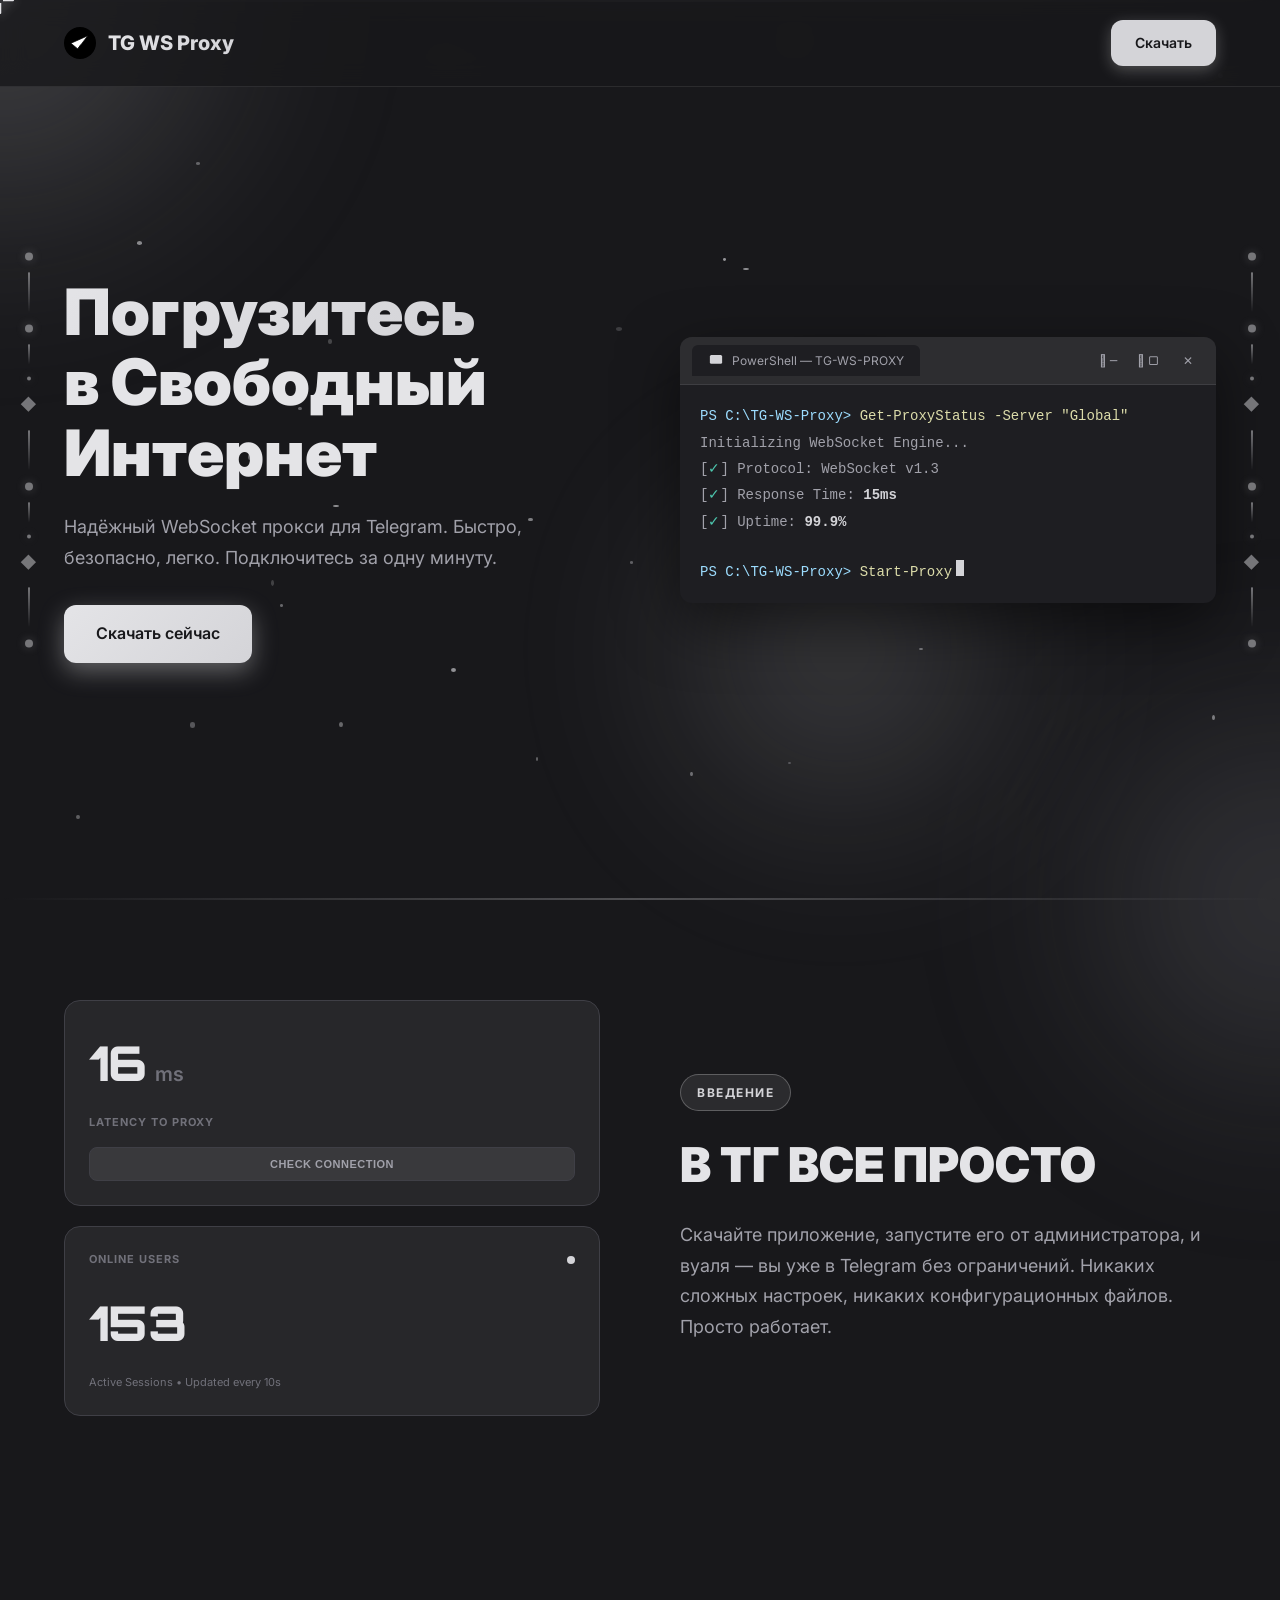
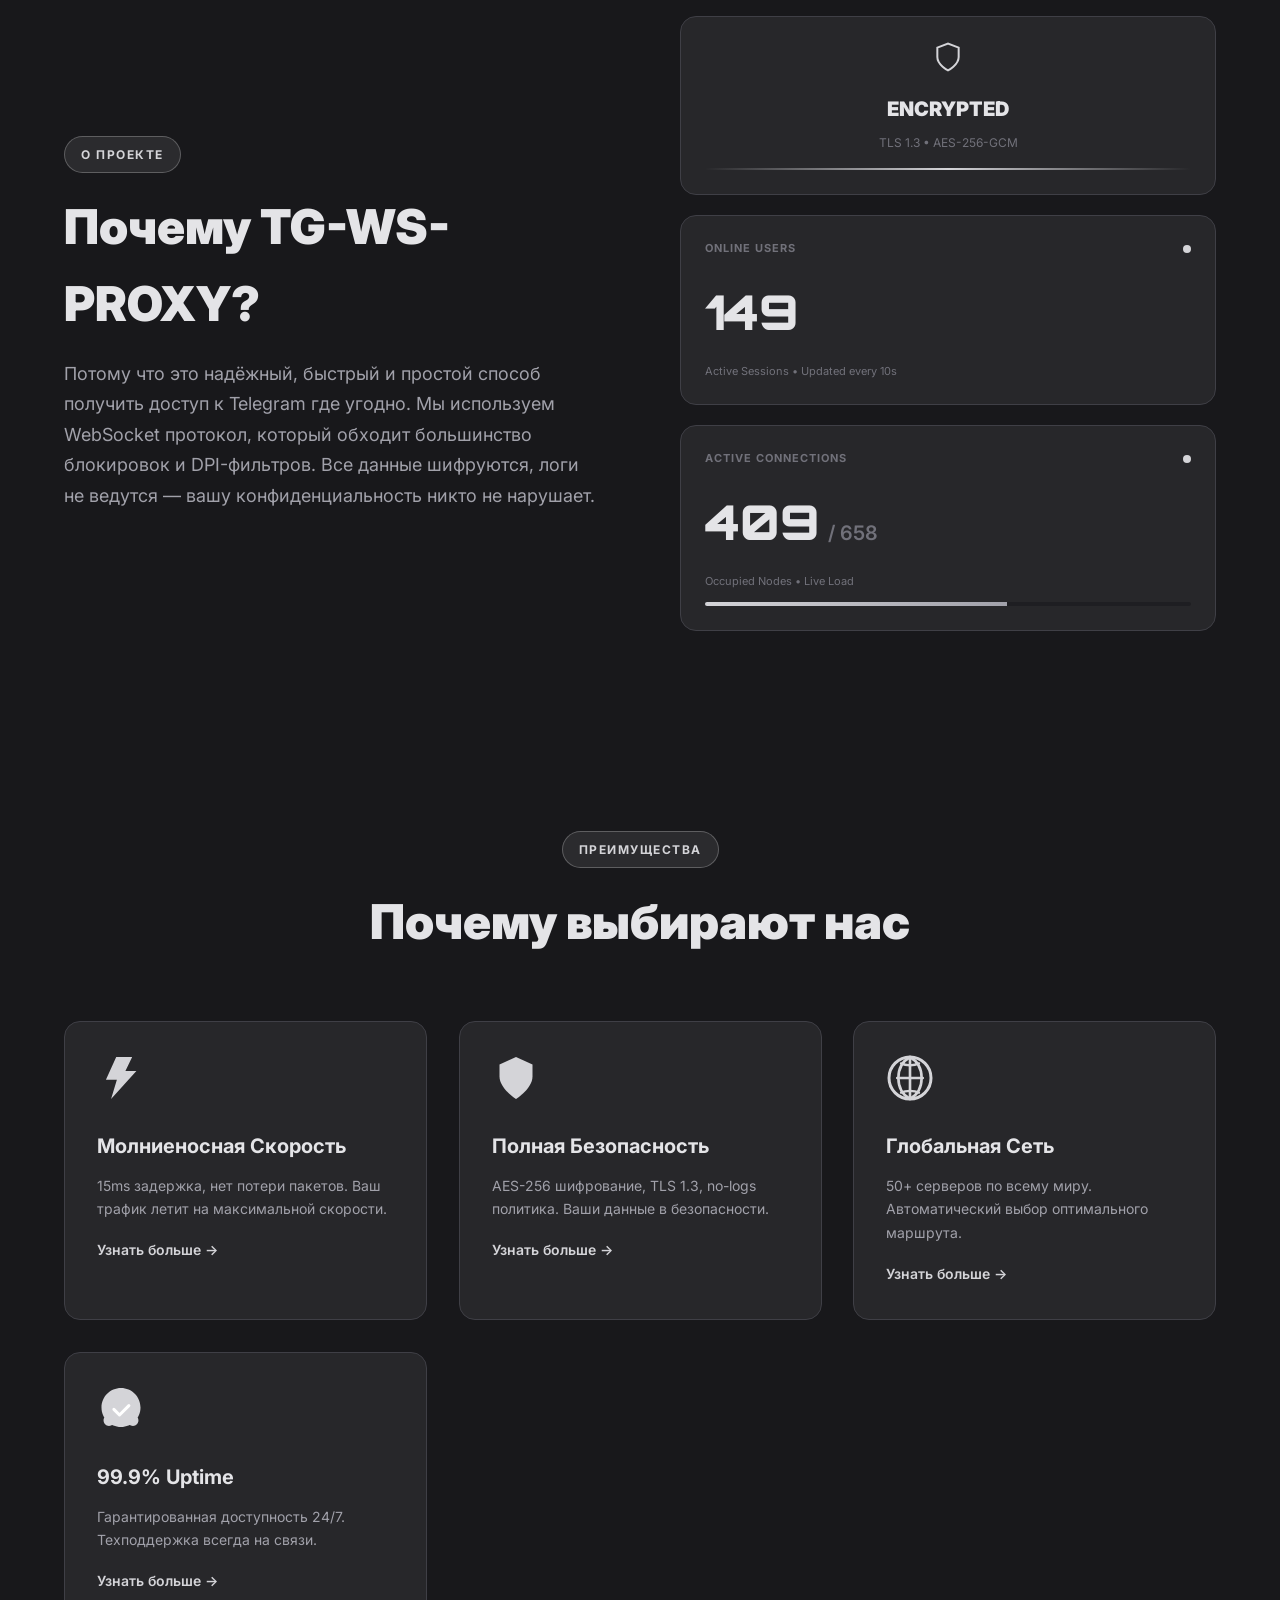
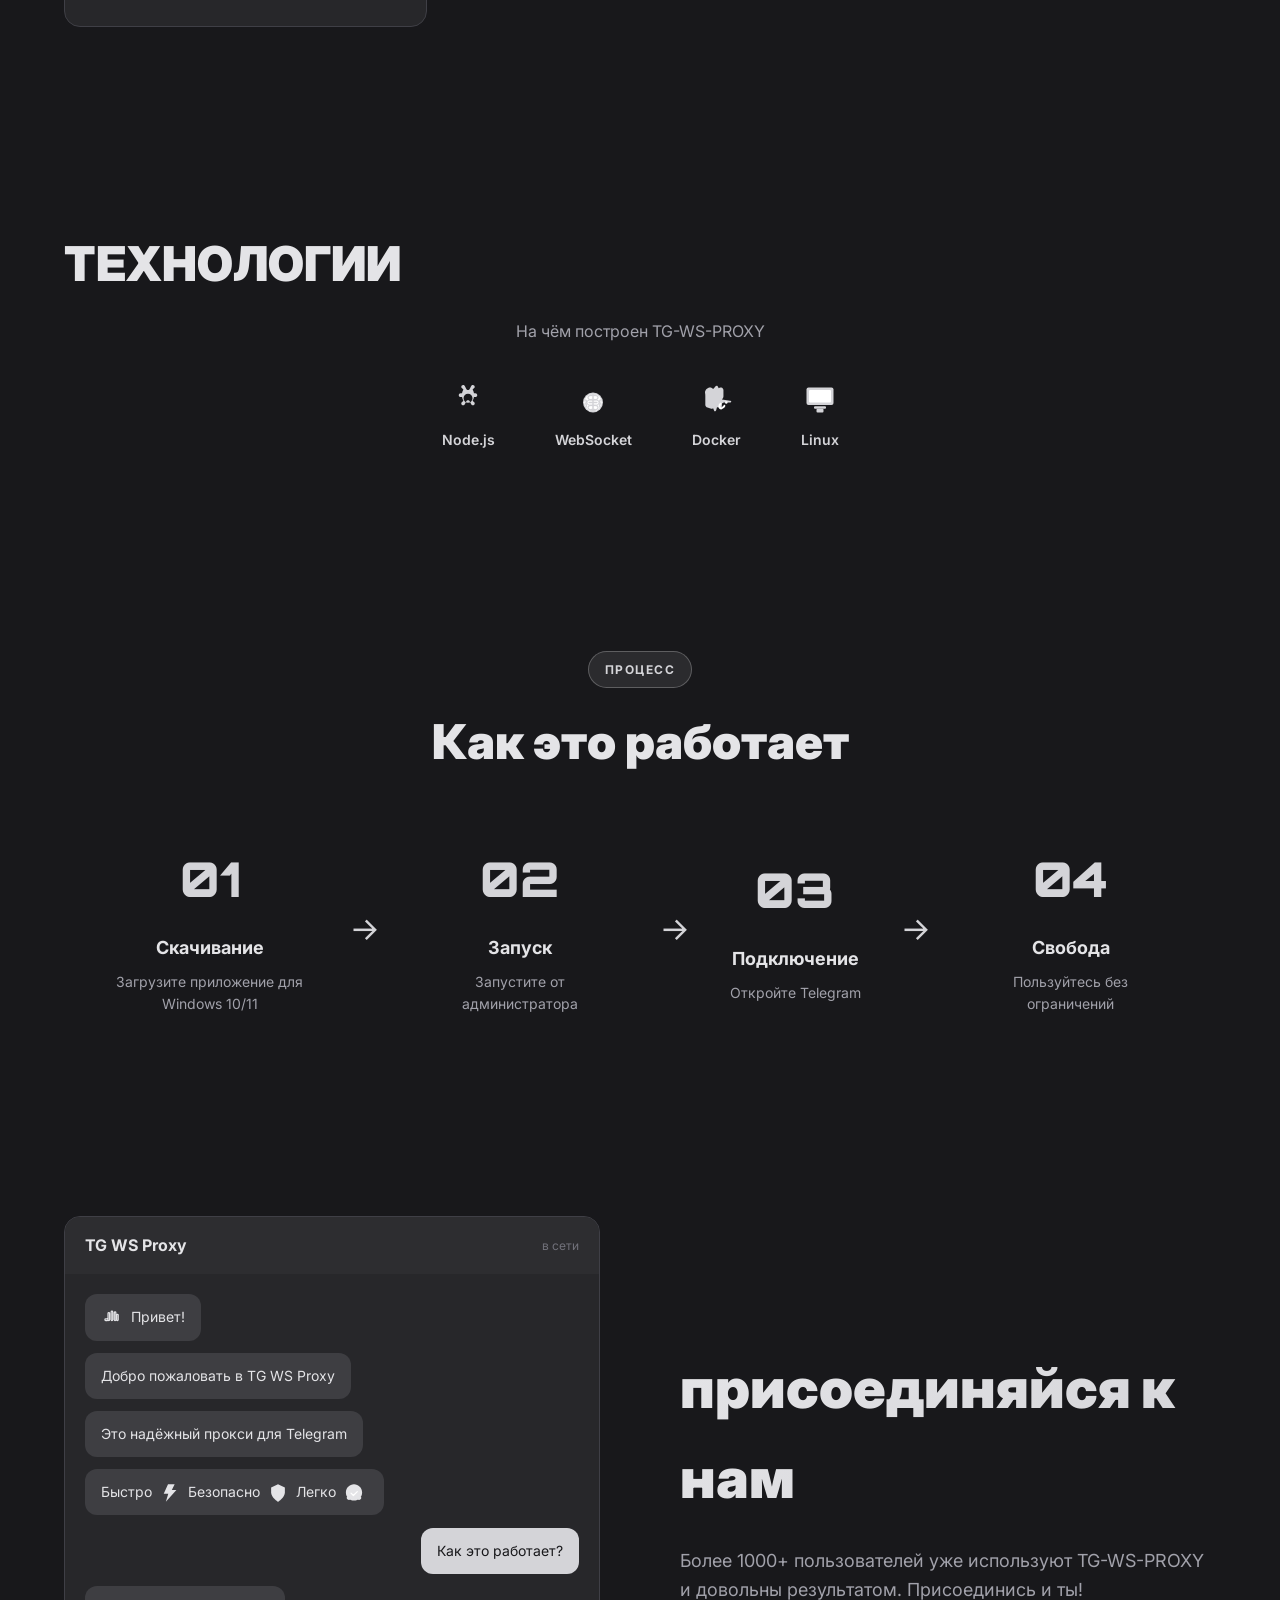
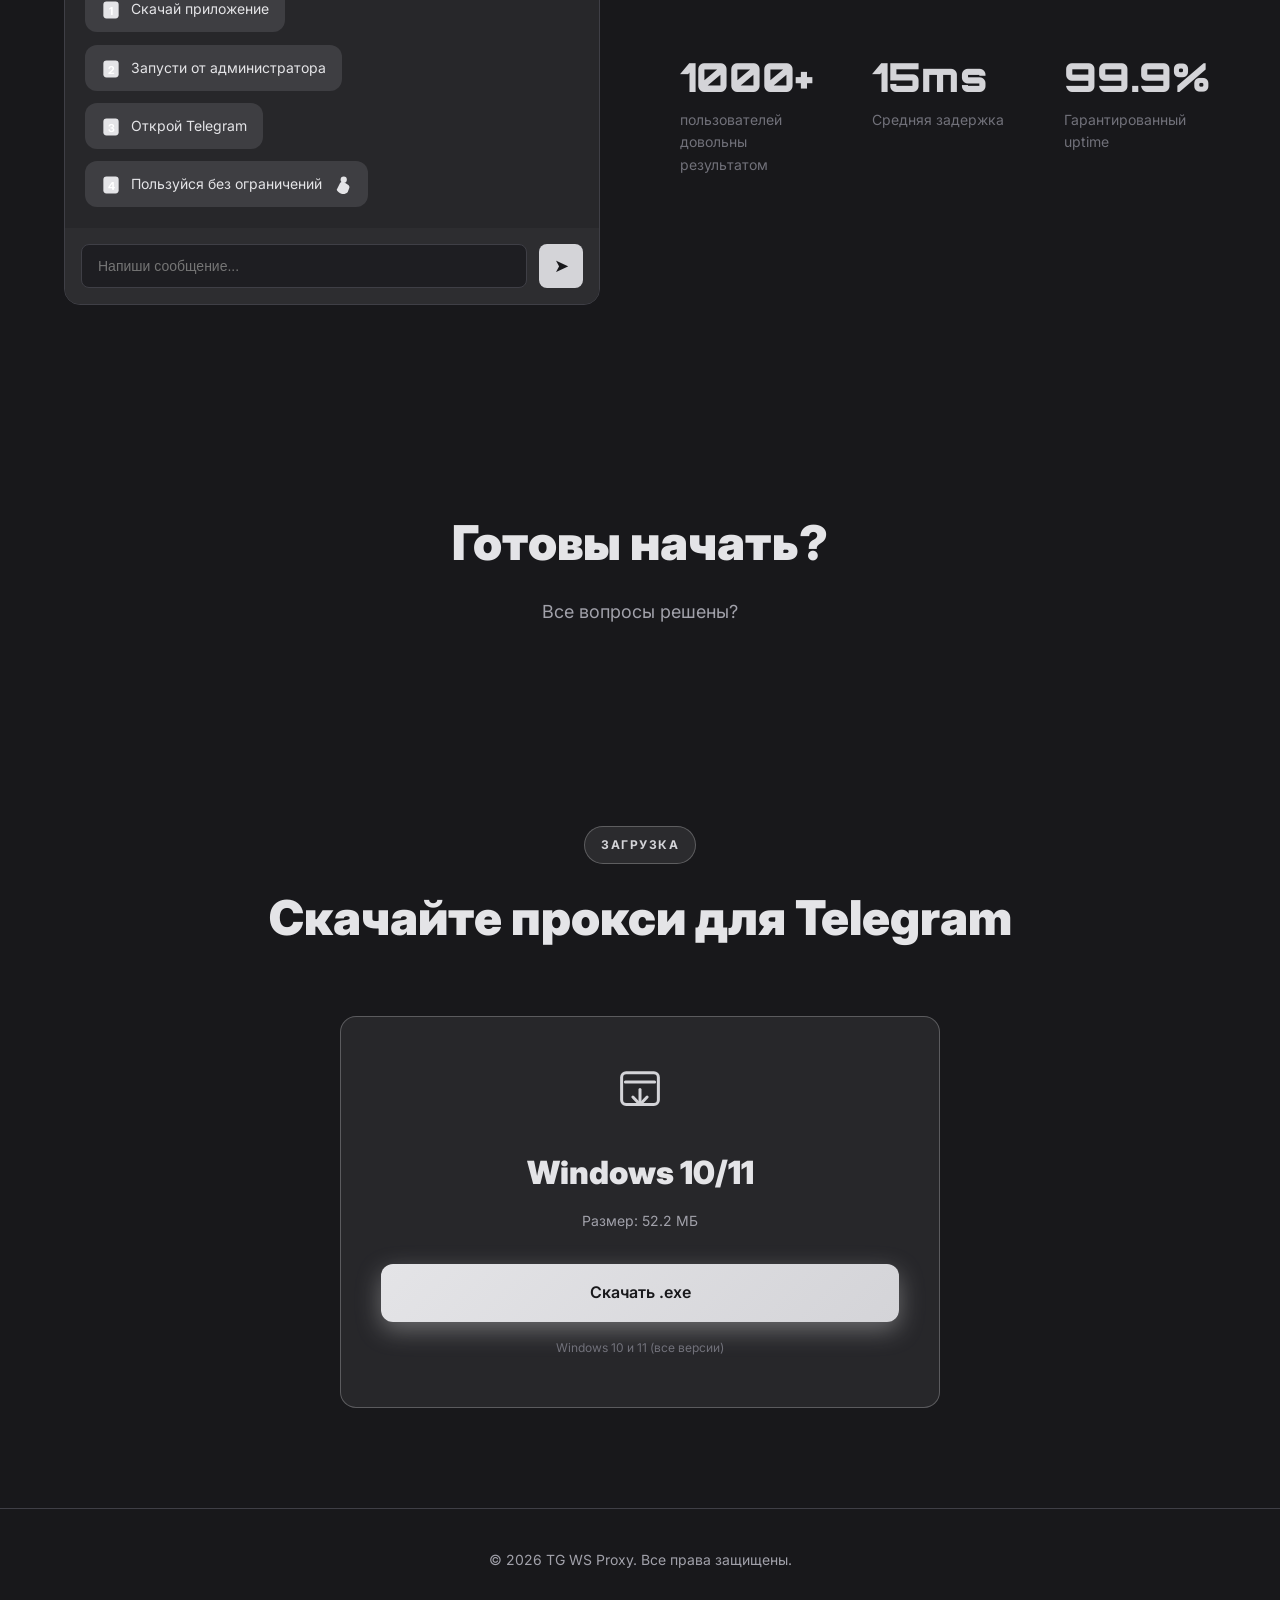
<file: index.html>
<!DOCTYPE html>
<html lang="ru">
<head>
    <meta charset="UTF-8">
    <meta name="viewport" content="width=device-width, initial-scale=1.0">
    <title>TG WS Proxy - Надёжный прокси для Telegram</title>
    <link rel="stylesheet" href="style.css">
    <link rel="preconnect" href="https://fonts.googleapis.com">
    <link rel="preconnect" href="https://fonts.gstatic.com" crossorigin>
    <link href="https://fonts.googleapis.com/css2?family=Inter:wght@300;400;500;600;700;800;900&display=swap" rel="stylesheet">
    <link href="https://fonts.googleapis.com/css2?family=Orbitron:wght@400;700;900&display=swap" rel="stylesheet">
</head>
<body>
    <!-- ФОН СО ЗВЕЗДАМИ -->
    <canvas id="starfield" class="starfield-canvas"></canvas>

    <!-- Custom Cursor -->
    <canvas id="cursor-trail-canvas" class="cursor-trail-canvas"></canvas>
    <div class="cursor-cross"><span></span><span></span></div>

    <!-- БОКОВЫЕ ДЕКОРАТИВНЫЕ ЭЛЕМЕНТЫ -->
    <div class="side-decoration side-left">
        <div class="decoration-dot"></div>
        <div class="decoration-line"></div>
        <div class="decoration-dot"></div>
        <div class="decoration-line short"></div>
        <div class="decoration-dot small"></div>
        <div class="decoration-floating">◆</div>
        <div class="decoration-line"></div>
        <div class="decoration-dot"></div>
        <div class="decoration-line short"></div>
        <div class="decoration-dot small"></div>
        <div class="decoration-floating">◆</div>
        <div class="decoration-line"></div>
        <div class="decoration-dot"></div>
    </div>
    <div class="side-decoration side-right">
        <div class="decoration-dot"></div>
        <div class="decoration-line"></div>
        <div class="decoration-dot"></div>
        <div class="decoration-line short"></div>
        <div class="decoration-dot small"></div>
        <div class="decoration-floating">◆</div>
        <div class="decoration-line"></div>
        <div class="decoration-dot"></div>
        <div class="decoration-line short"></div>
        <div class="decoration-dot small"></div>
        <div class="decoration-floating">◆</div>
        <div class="decoration-line"></div>
        <div class="decoration-dot"></div>
    </div>

    <!-- TOP & BOTTOM BARS -->
    <div class="top-bar"></div>
    <div class="bottom-bar"></div>

    <!-- Animated Background -->
    <div class="bg-animation">
        <div class="gradient-orb orb-1"></div>
        <div class="gradient-orb orb-2"></div>
        <div class="gradient-orb orb-3"></div>
        <div class="animated-particles"></div>
    </div>

    <!-- Header -->
    <header class="header">
        <nav class="nav container">
            <div class="logo">
                <svg xmlns="http://www.w3.org/2000/svg" viewBox="0 0 512 512" width="32" height="32" class="logo-emoji">
                  <circle cx="256" cy="256" r="256" fill="#000000"/>
                  <path d="M 220 350 L 110 260 L 380 140 L 220 350 Z M 220 350 L 270 280" fill="#ffffff" stroke="#000000" stroke-width="12" stroke-linejoin="round"/>
                </svg>
                <span class="logo-text">TG WS Proxy</span>
            </div>
            <div class="nav-buttons">
                <a href="#download" class="btn btn-primary">Скачать</a>
            </div>
        </nav>
    </header>

    <!-- HERO SECTION -->
    <section class="hero">
        <div class="container hero-container">
            <div class="hero-content">
                <h1 class="hero-title">
                    <span class="gradient-text">Погрузитесь</span><br>
                    в Свободный<br>
                    Интернет
                </h1>
                
                <p class="hero-description">
                    Надёжный WebSocket прокси для Telegram. Быстро, безопасно, легко. 
                    Подключитесь за одну минуту.
                </p>
                
                <div class="hero-buttons">
                    <a href="#download" class="btn btn-premium">Скачать сейчас</a>
                </div>
            </div>

            <!-- Hero Visual - Windows Terminal -->
            <div class="hero-visual">
                <div class="win-terminal-container">
                    <!-- Windows Title Bar -->
                    <div class="win-terminal-header">
                        <div class="win-terminal-tabs">
                            <div class="win-tab">
                                <span class="win-tab-icon"></span>
                                PowerShell — TG-WS-PROXY
                            </div>
                        </div>
                        <div class="win-controls">
                            <div class="win-btn">&#xE921; ─ </div>
                            <div class="win-btn">&#xE922; ▢ </div>
                            <div class="win-btn win-btn-close">✕</div>
                        </div>
                    </div>
                    <!-- Terminal Content Area -->
                    <div class="win-terminal-body">
                        <div>
                            <span class="win-prompt">PS C:\TG-WS-Proxy&gt;</span> 
                            <span class="win-command">Get-ProxyStatus -Server "Global"</span>
                        </div>
                        <div class="win-output-line">Initializing WebSocket Engine...</div>
                        <div class="win-output-line">[<span class="win-success">✓</span>] Protocol: WebSocket v1.3</div>
                        <div class="win-output-line">[<span class="win-success">✓</span>] Response Time: <span class="win-highlight">15ms</span></div>
                        <div class="win-output-line">[<span class="win-success">✓</span>] Uptime: <span class="win-highlight">99.9%</span></div>
                        <br>
                        <div>
                            <span class="win-prompt">PS C:\TG-WS-Proxy&gt;</span> 
                            <span id="win-typewriter" class="win-command"></span><span class="win-cursor"></span>
                        </div>
                    </div>
                </div>
            </div>
        </div>
    </section>

    <!-- INTRODUCTION SECTION -->
    <section class="introduction" id="features">
        <div class="container intro-grid">
            <div class="intro-image">
                <div class="widgets-container">
                    <div class="widget-card ping-widget">
                        <div class="big-value-row">
                            <span class="big-value" id="w-ping">--</span>
                            <span class="unit">ms</span>
                        </div>
                        <div class="widget-label">LATENCY TO PROXY</div>
                        <button class="action-btn" id="btn-ping-intro" onclick="WIDGETS.triggerSync()">CHECK CONNECTION</button>
                    </div>

                    <div class="widget-card users-widget">
                        <div class="widget-header">
                            <span class="header-label">ONLINE USERS</span>
                            <span class="pulse-dot"></span>
                        </div>
                        <div class="big-value" id="w-users">--</div>
                        <div class="widget-footer">Active Sessions • Updated every 10s</div>
                    </div>
                </div>
            </div>
            <div class="intro-content">
                <div class="section-badge">ВВЕДЕНИЕ</div>
                <h2 class="section-title">В ТГ ВСЕ ПРОСТО</h2>
                <p class="section-text">
                    Скачайте приложение, запустите его от администратора, и вуаля — 
                    вы уже в Telegram без ограничений. Никаких сложных настроек, 
                    никаких конфигурационных файлов. Просто работает.
                </p>
            </div>
        </div>
    </section>

    <!-- ABOUT SECTION -->
    <section class="about" id="why">
        <div class="container about-grid">
            <div class="about-content">
                <div class="section-badge">О ПРОЕКТЕ</div>
                <h2 class="section-title">Почему TG-WS-PROXY?</h2>
                <p class="section-text">
                    Потому что это надёжный, быстрый и простой способ получить доступ к Telegram 
                    где угодно. Мы используем WebSocket протокол, который обходит большинство 
                    блокировок и DPI-фильтров. Все данные шифруются, логи не ведутся — 
                    вашу конфиденциальность никто не нарушает.
                </p>
            </div>
            <div class="about-image">
                <div class="widgets-container">
                    <!-- 1. Статус шифрования -->
                    <div class="widget-card static-widget">
                        <div class="shield-icon">
                            <svg viewBox="0 0 24 24" fill="none" stroke="currentColor" stroke-width="1.5" width="32" height="32">
                                <path d="M12 22s8-4 8-10V5l-8-3-8 3v7c0 6 8 10 8 10z"/>
                            </svg>
                        </div>
                        <div class="static-title">ENCRYPTED</div>
                        <div class="static-desc">TLS 1.3 • AES-256-GCM</div>
                        <div class="static-line"></div>
                    </div>

                    <!-- 2. Онлайн пользователи -->
                    <div class="widget-card users-widget">
                        <div class="widget-header">
                            <span class="header-label">ONLINE USERS</span>
                            <span class="pulse-dot"></span>
                        </div>
                        <div class="big-value" id="w-users-about">--</div>
                        <div class="widget-footer">Active Sessions • Updated every 10s</div>
                    </div>

                    <!-- 3. Активные подключения (Синхронизирован) -->
                    <div class="widget-card conn-widget">
                        <div class="widget-header">
                            <span class="header-label">ACTIVE CONNECTIONS</span>
                            <span class="status-dot"></span>
                        </div>
                        <div class="big-value-row">
                            <span class="big-value" id="w-slots">--</span>
                            <span class="unit">/ 658</span>
                        </div>
                        <div class="widget-footer">Occupied Nodes • Live Load</div>
                        <div class="capacity-bar"><div class="capacity-fill" id="w-fill"></div></div>
                    </div>
                </div>
            </div>
        </div>
    </section>

    <!-- WHY BUILD SECTION - 4 Cards -->
    <section class="why-section" id="why-choose">
        <div class="container">
            <div class="section-header">
                <div class="section-badge">ПРЕИМУЩЕСТВА</div>
                <h2 class="section-title">Почему выбирают нас</h2>
            </div>

            <div class="features-grid">
                <div class="feature-card">
                    <div class="card-icon">
                        <svg xmlns="http://www.w3.org/2000/svg" viewBox="0 0 512 512" width="48" height="48">
                            <polygon points="375,31 205,31 95,275 212,275 150,481 420,181 303,181" fill="currentColor"/>
                        </svg>
                    </div>
                    <h3>Молниеносная Скорость</h3>
                    <p>15ms задержка, нет потери пакетов. Ваш трафик летит на максимальной скорости.</p>
                    <a href="#" class="card-link">Узнать больше →</a>
                </div>

                <div class="feature-card">
                    <div class="card-icon">
                        <svg xmlns="http://www.w3.org/2000/svg" viewBox="0 0 512 512" width="48" height="48">
                            <path d="M256 32L80 112V240C80 368 256 480 256 480C256 480 432 368 432 240V112L256 32Z" fill="currentColor" stroke="currentColor" stroke-width="0"/>
                        </svg>
                    </div>
                    <h3>Полная Безопасность</h3>
                    <p>AES-256 шифрование, TLS 1.3, no-logs политика. Ваши данные в безопасности.</p>
                    <a href="#" class="card-link">Узнать больше →</a>
                </div>

                <div class="feature-card">
                    <div class="card-icon">
                        <svg xmlns="http://www.w3.org/2000/svg" viewBox="0 0 512 512" width="48" height="48">
                            <circle cx="256" cy="256" r="224" fill="none" stroke="currentColor" stroke-width="32"/>
                            <path d="M256 32C340 80 380 160 380 256C380 352 340 432 256 480C172 432 132 352 132 256C132 160 172 80 256 32Z" fill="none" stroke="currentColor" stroke-width="28" stroke-linejoin="round"/>
                            <path d="M120 256H392M256 40V472" stroke="currentColor" stroke-width="28" stroke-linecap="round"/>
                            <path d="M160 100Q200 120 256 120Q312 120 352 100" fill="none" stroke="currentColor" stroke-width="24" stroke-linecap="round"/>
                            <path d="M160 412Q200 392 256 392Q312 392 352 412" fill="none" stroke="currentColor" stroke-width="24" stroke-linecap="round"/>
                        </svg>
                    </div>
                    <h3>Глобальная Сеть</h3>
                    <p>50+ серверов по всему миру. Автоматический выбор оптимального маршрута.</p>
                    <a href="#" class="card-link">Узнать больше →</a>
                </div>

                <div class="feature-card">
                    <div class="card-icon">
                        <svg xmlns="http://www.w3.org/2000/svg" viewBox="0 0 512 512" width="48" height="48">
                            <path d="M256 32C141 32 48 125 48 240C48 355 141 448 256 448C371 448 464 355 464 240C464 125 371 32 256 32M256 80C220 80 192 108 192 144C192 180 220 208 256 208C292 208 320 180 320 144C320 108 292 80 256 80M128 320C96 320 70 346 70 378C70 410 96 436 128 436C160 436 186 410 186 378C186 346 160 320 128 320M384 320C352 320 326 346 326 378C326 410 352 436 384 436C416 436 442 410 442 378C442 346 416 320 384 320Z" fill="currentColor"/>
                            <path d="M180 260L240 320L340 220" stroke="white" stroke-width="32" stroke-linecap="round" stroke-linejoin="round" fill="none"/>
                        </svg>
                    </div>
                    <h3>99.9% Uptime</h3>
                    <p>Гарантированная доступность 24/7. Техподдержка всегда на связи.</p>
                    <a href="#" class="card-link">Узнать больше →</a>
                </div>
            </div>
        </div>
    </section>

    <!-- TECHNOLOGIES SECTION -->
    <section class="technologies">
        <div class="container">
            <h2 class="section-title">ТЕХНОЛОГИИ</h2>
            <p class="tech-subtitle">На чём построен TG-WS-PROXY</p>
            
            <div class="tech-slider">
                <div class="tech-item">
                    <svg xmlns="http://www.w3.org/2000/svg" viewBox="0 0 512 512" width="32" height="32">
                        <path d="M256 80C268 80 280 72 285 60L305 20C310 8 322 0 334 0C350 0 364 14 364 30C364 40 358 48 350 52L330 72C340 90 348 110 352 132L374 132C390 132 404 146 404 162C404 178 390 192 374 192L352 192C348 214 340 234 330 252L350 272C358 276 364 284 364 294C364 310 350 324 334 324C322 324 310 316 305 304L285 264C280 252 268 244 256 244C244 244 232 252 227 264L207 304C202 316 190 324 178 324C162 324 148 310 148 294C148 284 154 276 162 272L182 252C172 234 164 214 160 192L138 192C122 192 108 178 108 162C108 146 122 132 138 132L160 132C164 110 172 90 182 72L162 52C154 48 148 40 148 30C148 14 162 0 178 0C190 0 202 8 207 20L227 60C232 72 244 80 256 80M256 140C217 140 185 172 185 212C185 251 217 284 256 284C296 284 328 251 328 212C328 172 296 140 256 140Z" fill="currentColor"/>
                    </svg>
                    <span>Node.js</span>
                </div>
                <div class="tech-item">
                    <svg xmlns="http://www.w3.org/2000/svg" viewBox="0 0 512 512" width="32" height="32">
                        <circle cx="256" cy="280" r="160" fill="currentColor"/>
                        <circle cx="256" cy="280" r="140" fill="white"/>
                        <path d="M256 140V420M196 280H316M220 160Q256 180 292 160M220 400Q256 380 292 400" stroke="currentColor" stroke-width="24" fill="none" stroke-linecap="round"/>
                        <path d="M140 240Q160 260 140 300Q160 320 140 360" stroke="currentColor" stroke-width="24" fill="none" stroke-linecap="round"/>
                        <path d="M372 240Q352 260 372 300Q352 320 372 360" stroke="currentColor" stroke-width="24" fill="none" stroke-linecap="round"/>
                        <ellipse cx="256" cy="200" rx="80" ry="40" fill="none" stroke="currentColor" stroke-width="20"/>
                        <ellipse cx="256" cy="280" rx="100" ry="50" fill="none" stroke="currentColor" stroke-width="20"/>
                        <ellipse cx="256" cy="360" rx="80" ry="40" fill="none" stroke="currentColor" stroke-width="20"/>
                    </svg>
                    <span>WebSocket</span>
                </div>
                <div class="tech-item">
                    <svg xmlns="http://www.w3.org/2000/svg" viewBox="0 0 512 512" width="32" height="32">
                        <path d="M80 120C80 80 120 40 160 40C180 40 200 50 210 65L240 30C250 15 265 10 280 15L300 50C310 40 325 35 340 40C360 45 375 60 375 80L375 180C375 200 365 220 350 230L480 250C490 250 500 255 500 265C500 275 490 280 480 280L380 280C370 285 360 290 350 295L350 340C350 360 340 375 325 380L300 360C290 355 280 355 270 360L260 400C255 415 245 425 230 420L210 370C200 375 190 380 180 380L120 360C100 355 85 340 85 320L85 180C85 160 85 140 80 120Z" fill="currentColor"/>
                        <circle cx="420" cy="280" r="20" fill="white"/>
                        <path d="M330 300C320 310 310 320 310 340C310 360 325 375 340 375L380 350C385 345 390 340 390 330" fill="none" stroke="white" stroke-width="30" stroke-linecap="round" stroke-linejoin="round"/>
                    </svg>
                    <span>Docker</span>
                </div>
                <div class="tech-item">
                    <svg xmlns="http://www.w3.org/2000/svg" viewBox="0 0 512 512" width="32" height="32">
                        <rect x="40" y="40" width="432" height="280" rx="32" fill="currentColor"/>
                        <rect x="80" y="80" width="352" height="200" rx="16" fill="white"/>
                        <rect x="160" y="340" width="192" height="40" rx="16" fill="currentColor"/>
                        <rect x="200" y="380" width="112" height="60" rx="16" fill="currentColor"/>
                    </svg>
                    <span>Linux</span>
                </div>
            </div>
        </div>
    </section>

    <!-- HOW WE BUILD SECTION - 4 Steps -->
    <section class="how-section" id="how">
        <div class="container">
            <div class="section-header">
                <div class="section-badge">ПРОЦЕСС</div>
                <h2 class="section-title">Как это работает</h2>
            </div>

            <div class="process-steps">
                <div class="step">
                    <div class="step-number">01</div>
                    <h3>Скачивание</h3>
                    <p>Загрузите приложение для Windows 10/11</p>
                </div>

                <div class="step-arrow">→</div>

                <div class="step">
                    <div class="step-number">02</div>
                    <h3>Запуск</h3>
                    <p>Запустите от администратора</p>
                </div>

                <div class="step-arrow">→</div>

                <div class="step">
                    <div class="step-number">03</div>
                    <h3>Подключение</h3>
                    <p>Откройте Telegram</p>
                </div>

                <div class="step-arrow">→</div>

                <div class="step">
                    <div class="step-number">04</div>
                    <h3>Свобода</h3>
                    <p>Пользуйтесь без ограничений</p>
                </div>
            </div>
        </div>
    </section>

    <!-- TELEGRAM STYLE CTA SECTION -->
    <section class="telegram-cta">
        <div class="container telegram-cta-container">
            <div class="telegram-window">
                <div class="telegram-header">
                    <div class="header-title">TG WS Proxy</div>
                    <div class="header-status">в сети</div>
                </div>
                <div class="telegram-chat">
                    <div class="message message-in">
                        <span><svg xmlns="http://www.w3.org/2000/svg" viewBox="0 0 512 512" width="20" height="20" style="display: inline-block; vertical-align: middle; margin-right: 6px;">
                            <path d="M120 280C110 280 100 290 100 300C100 310 110 320 120 320L160 320C170 320 180 310 180 300C180 290 170 280 160 280L120 280M200 120C190 120 180 130 180 140C180 200 180 240 180 300C180 310 190 320 200 320C210 320 220 310 220 300L220 140C220 130 210 120 200 120M280 80C270 80 260 90 260 100C260 200 260 240 260 300C260 310 270 320 280 320C290 320 300 310 300 300L300 100C300 90 290 80 280 80M360 100C350 100 340 110 340 120C340 200 340 240 340 300C340 310 350 320 360 320C370 320 380 310 380 300L380 120C380 110 370 100 360 100M420 160C410 160 400 170 400 180C400 220 400 240 400 300C400 310 410 320 420 320C430 320 440 310 440 300L440 180C440 170 430 160 420 160" fill="none" stroke="currentColor" stroke-width="32" stroke-linecap="round" stroke-linejoin="round"/>
                        </svg> Привет!</span>
                    </div>
                    <div class="message message-in animate-msg-1">
                        <span>Добро пожаловать в TG WS Proxy</span>
                    </div>
                    <div class="message message-in animate-msg-2">
                        <span>Это надёжный прокси для Telegram</span>
                    </div>
                    <div class="message message-in animate-msg-3">
                        <span>Быстро <svg xmlns="http://www.w3.org/2000/svg" viewBox="0 0 512 512" width="20" height="20" style="display: inline-block; vertical-align: middle; margin: 0 4px;">
                            <polygon points="375,31 205,31 95,275 212,275 150,481 420,181 303,181" fill="currentColor"/>
                        </svg> Безопасно <svg xmlns="http://www.w3.org/2000/svg" viewBox="0 0 512 512" width="20" height="20" style="display: inline-block; vertical-align: middle; margin: 0 4px;">
                            <path d="M256 32L80 112V240C80 368 256 480 256 480C256 480 432 368 432 240V112L256 32Z" fill="currentColor" stroke="currentColor" stroke-width="0"/>
                        </svg> Легко <svg xmlns="http://www.w3.org/2000/svg" viewBox="0 0 512 512" width="20" height="20" style="display: inline-block; vertical-align: middle; margin: 0 4px;">
                            <path d="M256 32C141 32 48 125 48 240C48 355 141 448 256 448C371 448 464 355 464 240C464 125 371 32 256 32M256 80C220 80 192 108 192 144C192 180 220 208 256 208C292 208 320 180 320 144C320 108 292 80 256 80M128 320C96 320 70 346 70 378C70 410 96 436 128 436C160 436 186 410 186 378C186 346 160 320 128 320M384 320C352 320 326 346 326 378C326 410 352 436 384 436C416 436 442 410 442 378C442 346 416 320 384 320Z" fill="currentColor"/>
                            <path d="M180 260L240 320L340 220" stroke="white" stroke-width="32" stroke-linecap="round" stroke-linejoin="round" fill="none"/>
                        </svg></span>
                    </div>
                    <div class="message message-out animate-msg-4">
                        <span>Как это работает?</span>
                    </div>
                    <div class="message message-in animate-msg-5">
                        <span><svg xmlns="http://www.w3.org/2000/svg" viewBox="0 0 512 512" width="20" height="20" style="display: inline-block; vertical-align: middle; margin-right: 6px;">
                            <rect x="60" y="40" width="392" height="432" rx="80" fill="currentColor"/>
                            <text x="256" y="380" font-size="280" font-weight="bold" text-anchor="middle" fill="white">1</text>
                        </svg> Скачай приложение</span>
                    </div>
                    <div class="message message-in animate-msg-6">
                        <span><svg xmlns="http://www.w3.org/2000/svg" viewBox="0 0 512 512" width="20" height="20" style="display: inline-block; vertical-align: middle; margin-right: 6px;">
                            <rect x="60" y="40" width="392" height="432" rx="80" fill="currentColor"/>
                            <text x="256" y="380" font-size="280" font-weight="bold" text-anchor="middle" fill="white">2</text>
                        </svg> Запусти от администратора</span>
                    </div>
                    <div class="message message-in animate-msg-7">
                        <span><svg xmlns="http://www.w3.org/2000/svg" viewBox="0 0 512 512" width="20" height="20" style="display: inline-block; vertical-align: middle; margin-right: 6px;">
                            <rect x="60" y="40" width="392" height="432" rx="80" fill="currentColor"/>
                            <text x="256" y="380" font-size="280" font-weight="bold" text-anchor="middle" fill="white">3</text>
                        </svg> Открой Telegram</span>
                    </div>
                    <div class="message message-in animate-msg-8">
                        <span><svg xmlns="http://www.w3.org/2000/svg" viewBox="0 0 512 512" width="20" height="20" style="display: inline-block; vertical-align: middle; margin-right: 6px;">
                            <rect x="60" y="40" width="392" height="432" rx="80" fill="currentColor"/>
                            <text x="256" y="380" font-size="280" font-weight="bold" text-anchor="middle" fill="white">4</text>
                        </svg> Пользуйся без ограничений <svg xmlns="http://www.w3.org/2000/svg" viewBox="0 0 512 512" width="20" height="20" style="display: inline-block; vertical-align: middle; margin-left: 6px;">
                            <path d="M120 380C140 420 180 460 240 480C300 500 360 480 400 440L440 340C460 300 440 260 400 240L300 180C260 160 220 180 200 220L120 380Z" fill="currentColor"/>
                            <circle cx="300" cy="120" r="80" fill="currentColor"/>
                        </svg></span>
                    </div>
                </div>
                <div class="telegram-input">
                    <input type="text" placeholder="Напиши сообщение...">
                    <button class="send-btn">➤</button>
                </div>
            </div>

            <div class="cta-content">
                <h2 class="cta-main-title">
                    <span class="gradient-text-large">присоединяйся к нам</span>
                </h2>
                <p class="cta-description">
                    Более 1000+ пользователей уже используют TG-WS-PROXY и довольны результатом.
                    Присоединись и ты!
                </p>
                <div class="cta-stats">
                    <div class="stat">
                        <div class="stat-number">1000+</div>
                        <div class="stat-label">пользователей довольны результатом</div>
                    </div>
                    <div class="stat">
                        <div class="stat-number">15ms</div>
                        <div class="stat-label">Средняя задержка</div>
                    </div>
                    <div class="stat">
                        <div class="stat-number">99.9%</div>
                        <div class="stat-label">Гарантированный uptime</div>
                    </div>
                </div>
            </div>
        </div>
    </section>

    <!-- CTA SECTION -->
    <section class="cta">
        <div class="container">
            <h2 class="cta-title">Готовы начать?</h2>
            <p class="cta-subtitle">Все вопросы решены?</p>
        </div>
    </section>

    <!-- Download Section -->
    <section class="download" id="download">
        <div class="container">
            <div class="section-header">
                <div class="section-badge">ЗАГРУЗКА</div>
                <h2 class="section-title">Скачайте прокси для Telegram</h2>
            </div>

            <div class="download-grid">
                <div class="download-card">
                    <div class="download-icon">
                        <svg xmlns="http://www.w3.org/2000/svg" viewBox="0 0 512 512" width="48" height="48">
                            <rect x="60" y="60" width="392" height="340" rx="48" ry="48" fill="none" stroke="currentColor" stroke-width="32"/>
                            <polyline points="256,240 256,400" stroke="currentColor" stroke-width="32" stroke-linecap="round" stroke-linejoin="round" fill="none"/>
                            <polyline points="180,320 256,400 332,320" stroke="currentColor" stroke-width="32" stroke-linecap="round" stroke-linejoin="round" fill="none"/>
                            <line x1="100" y1="160" x2="412" y2="160" stroke="currentColor" stroke-width="32" stroke-linecap="round"/>
                        </svg>
                    </div>
                    <h3>Windows 10/11</h3>
                    <p class="download-size">Размер: 52.2 МБ</p>

                    <a href="https://github.com/tgwsproxy-windows/tgwsproxy-windows.github.io/releases/download/tgwsproxy/TgWsProxy_windows.exe" class="btn btn-premium btn-block">Скачать .exe</a>
                    <p class="download-info">Windows 10 и 11 (все версии)</p>
                </div>
            </div>
        </div>
    </section>

    <!-- Footer -->
    <footer class="footer">
        <div class="container">
            <div class="footer-content">
                <p>&copy; 2026 TG WS Proxy. Все права защищены.</p>
            </div>
        </div>
    </footer>

    <script src="script.js"></script>
</body>
</html>
</file>
<file: style.css>
/* ==================== TG WS PROXY - GRAY THEME ==================== */

:root {
    --bg-primary: #18181B;
    --bg-surface: #27272A;
    --text-primary: #E4E4E7;
    --text-secondary: #A1A1AA;
    --text-muted: #71717A;
    --accent-gray: #D4D4D8;
    --accent-light: #E4E4E7;
    --border-color: #3F3F46;
    --radius-lg: 16px;
}

* {
    margin: 0;
    padding: 0;
    box-sizing: border-box;
}

body {
    font-family: 'Inter', system-ui, sans-serif;
    background: var(--bg-primary);
    color: var(--text-primary);
    line-height: 1.6;
    overflow-x: hidden;
    cursor: none;
}

/* системный курсор скрыт везде, включая кнопки и ссылки */
* {
    cursor: none !important;
}

/* Шлейф-лента за курсором */
.cursor-trail-canvas {
    position: fixed;
    top: 0;
    left: 0;
    width: 100%;
    height: 100%;
    pointer-events: none;
    z-index: 9998;
}

.container {
    max-width: 1200px;
    margin: 0 auto;
    padding: 0 24px;
}

/* ==================== STARFIELD CANVAS ==================== */
.starfield-canvas {
    position: fixed;
    top: 0;
    left: 0;
    width: 100%;
    height: 100%;
    z-index: -2;
    pointer-events: none;
}

/* ==================== ANIMATED BACKGROUND ==================== */
.bg-animation {
    position: fixed;
    top: 0;
    left: 0;
    width: 100%;
    height: 100%;
    z-index: -1;
    pointer-events: none;
}

.gradient-orb {
    position: absolute;
    border-radius: 50%;
    filter: blur(100px);
    opacity: 0.3;
    animation: float-orb 30s ease-in-out infinite;
}

.orb-1 {
    width: 600px;
    height: 600px;
    background: radial-gradient(circle, #D4D4D8 0%, transparent 70%);
    top: -300px;
    left: -300px;
}

.orb-2 {
    width: 500px;
    height: 500px;
    background: radial-gradient(circle, #A1A1AA 0%, transparent 70%);
    bottom: -250px;
    right: -250px;
    animation-delay: -15s;
}

.orb-3 {
    width: 400px;
    height: 400px;
    background: radial-gradient(circle, #E4E4E7 0%, transparent 70%);
    top: 50%;
    left: 50%;
    animation-delay: -7s;
}

@keyframes float-orb {
    0%, 100% { transform: translate(0, 0) scale(1) rotate(0deg); }
    25% { transform: translate(90px, -140px) scale(1.15) rotate(90deg); }
    50% { transform: translate(140px, 90px) scale(0.85) rotate(180deg); }
    75% { transform: translate(-90px, 140px) scale(1.05) rotate(270deg); }
}

/* ==================== SIDE DECORATIONS ==================== */
.side-decoration {
    position: fixed;
    top: 50%;
    transform: translateY(-50%);
    display: flex;
    flex-direction: column;
    align-items: center;
    gap: 12px;
    z-index: 1;
    opacity: 0.5;
}

.side-left {
    left: 20px;
}

.side-right {
    right: 20px;
}

.decoration-dot {
    width: 8px;
    height: 8px;
    border-radius: 50%;
    background: var(--accent-gray);
    box-shadow: 0 0 10px rgba(212, 212, 216, 0.5);
}

.decoration-dot.small {
    width: 4px;
    height: 4px;
}

.decoration-line {
    width: 2px;
    height: 40px;
    background: linear-gradient(to bottom, var(--accent-gray), transparent);
}

.decoration-line.short {
    height: 20px;
}

.decoration-floating {
    font-size: 16px;
    color: var(--accent-gray);
    animation: float-decoration 3s ease-in-out infinite;
}

@keyframes float-decoration {
    0%, 100% { transform: translateY(0); }
    50% { transform: translateY(-10px); }
}

/* ==================== TOP & BOTTOM BARS ==================== */
.top-bar,
.bottom-bar {
    position: fixed;
    left: 0;
    width: 100%;
    height: 2px;
    background: linear-gradient(90deg, transparent, var(--accent-gray), transparent);
    z-index: 2;
    opacity: 0.3;
}

.top-bar {
    top: 0;
}

.bottom-bar {
    bottom: 0;
}

/* ==================== CUSTOM CURSOR ==================== */
.cursor-cross {
    position: fixed;
    width: 28px;
    height: 28px;
    pointer-events: none;
    z-index: 10000;
    transform: translate(-50%, -50%);
    transition: width 0.25s ease, height 0.25s ease, opacity 0.25s ease;
    filter: drop-shadow(0 0 6px rgba(228, 228, 231, 0.7));
}

.cursor-cross span {
    position: absolute;
    background: var(--accent-light);
    border-radius: 1px;
}

/* горизонтальная черта с разрывом в центре */
.cursor-cross span:nth-child(1) {
    left: 0;
    top: 50%;
    width: 100%;
    height: 1.5px;
    transform: translateY(-50%);
    background: linear-gradient(90deg,
        var(--accent-light) 0 38%,
        transparent 38% 62%,
        var(--accent-light) 62% 100%);
}

/* вертикальная черта с разрывом в центре */
.cursor-cross span:nth-child(2) {
    top: 0;
    left: 50%;
    height: 100%;
    width: 1.5px;
    transform: translateX(-50%);
    background: linear-gradient(180deg,
        var(--accent-light) 0 38%,
        transparent 38% 62%,
        var(--accent-light) 62% 100%);
}

.cursor-cross.cursor-hover {
    width: 40px;
    height: 40px;
}

.cursor-cross.cursor-down {
    width: 18px;
    height: 18px;
}

/* Свечение карточек за курсором */
.spotlight-card {
    position: relative;
    overflow: hidden;
}

.spotlight-card::before {
    content: '';
    position: absolute;
    inset: 0;
    background: radial-gradient(400px circle at var(--mx, 50%) var(--my, 50%), rgba(228, 228, 231, 0.08), transparent 60%);
    opacity: 0;
    transition: opacity 0.35s ease;
    pointer-events: none;
    z-index: 0;
}

.spotlight-card:hover::before {
    opacity: 1;
}

/* ==================== HEADER ==================== */
.header {
    position: fixed;
    top: 0;
    width: 100%;
    z-index: 1000;
    background: rgba(24, 24, 27, 0.8);
    backdrop-filter: blur(12px);
    border-bottom: 1px solid rgba(212, 212, 216, 0.1);
}

.nav {
    display: flex;
    align-items: center;
    justify-content: space-between;
    padding: 20px 24px;
}

.logo {
    display: flex;
    align-items: center;
    gap: 12px;
    cursor: pointer;
    transition: transform 0.3s ease;
}

.logo:hover {
    transform: scale(1.05);
}

.logo-text {
    font-size: 20px;
    font-weight: 800;
    background: linear-gradient(135deg, #E4E4E7 0%, #D4D4D8 100%);
    -webkit-background-clip: text;
    -webkit-text-fill-color: transparent;
    background-clip: text;
}

.btn {
    padding: 12px 24px;
    border-radius: 12px;
    font-weight: 600;
    text-decoration: none;
    transition: all 0.3s ease;
    display: inline-flex;
    align-items: center;
    gap: 8px;
    cursor: pointer;
    border: none;
    font-size: 14px;
}

.btn-primary {
    background: var(--accent-gray);
    color: var(--bg-primary);
    box-shadow: 0 4px 15px rgba(212, 212, 216, 0.3);
}

.btn-primary:hover {
    box-shadow: 0 6px 25px rgba(212, 212, 216, 0.5);
    transform: translateY(-2px);
}

.btn-premium {
    background: linear-gradient(135deg, #E4E4E7 0%, #D4D4D8 100%);
    color: var(--bg-primary);
    padding: 16px 32px;
    font-size: 16px;
    box-shadow: 0 8px 25px rgba(212, 212, 216, 0.4);
}

.btn-premium:hover {
    box-shadow: 0 12px 35px rgba(212, 212, 216, 0.6);
    transform: translateY(-3px);
}

.btn-block {
    width: 100%;
    justify-content: center;
}

/* ==================== HERO ==================== */
.hero {
    min-height: 100vh;
    display: flex;
    align-items: center;
    padding: 120px 0 80px;
}

.hero-container {
    display: grid;
    grid-template-columns: 1fr 1fr;
    gap: 80px;
    align-items: center;
}

.hero-title {
    font-size: 64px;
    font-weight: 900;
    line-height: 1.1;
    margin-bottom: 24px;
}

.gradient-text {
    background: linear-gradient(135deg, #E4E4E7 0%, #D4D4D8 50%, #A1A1AA 100%);
    background-size: 200% auto;
    -webkit-background-clip: text;
    -webkit-text-fill-color: transparent;
    background-clip: text;
    animation: shimmer 6s ease-in-out infinite;
}

@keyframes shimmer {
    0%, 100% { background-position: 0% center; filter: brightness(1); }
    50% { background-position: 100% center; filter: brightness(1.35); }
}

.hero-description {
    font-size: 18px;
    color: var(--text-secondary);
    margin-bottom: 32px;
    line-height: 1.7;
}

.hero-buttons {
    display: flex;
    gap: 16px;
}

/* ==================== WINDOWS TERMINAL ==================== */
.win-terminal-container {
    background: #1E1E22;
    border-radius: 12px;
    overflow: hidden;
    box-shadow: 0 20px 60px rgba(0, 0, 0, 0.5);
}

.win-terminal-header {
    background: #2D2D30;
    display: flex;
    align-items: center;
    justify-content: space-between;
    padding: 8px 12px;
    border-bottom: 1px solid #3E3E42;
}

.win-terminal-tabs {
    display: flex;
    gap: 4px;
}

.win-tab {
    background: #1E1E22;
    padding: 6px 16px;
    border-radius: 6px 6px 0 0;
    font-size: 12px;
    color: var(--text-secondary);
    display: flex;
    align-items: center;
    gap: 8px;
}

.win-tab-icon {
    width: 16px;
    height: 16px;
    background: url('data:image/svg+xml,<svg xmlns="http://www.w3.org/2000/svg" viewBox="0 0 512 512"><rect x="60" y="60" width="392" height="280" rx="48" fill="%23D4D4D8"/></svg>');
    background-size: contain;
}

.win-controls {
    display: flex;
    gap: 8px;
}

.win-btn {
    width: 32px;
    height: 24px;
    display: flex;
    align-items: center;
    justify-content: center;
    font-size: 12px;
    color: var(--text-secondary);
    cursor: pointer;
    transition: background 0.2s;
}

.win-btn:hover {
    background: rgba(212, 212, 216, 0.1);
}

.win-btn-close:hover {
    background: #E81123;
    color: white;
}

.win-terminal-body {
    padding: 20px;
    font-family: 'Consolas', 'Courier New', monospace;
    font-size: 14px;
    line-height: 1.6;
    color: #E4E4E7;
}

.win-prompt {
    color: #9CDCFE;
}

.win-command {
    color: #DCDCAA;
}

.win-output-line {
    color: #A1A1AA;
    margin: 4px 0;
}

.win-success {
    color: #4EC9B0;
}

.win-highlight {
    color: #D4D4D8;
    font-weight: 700;
}

.win-cursor {
    display: inline-block;
    width: 8px;
    height: 16px;
    background: #D4D4D8;
    margin-left: 4px;
    animation: blink-cursor 1s step-end infinite;
}

@keyframes blink-cursor {
    50% { opacity: 0; }
}

/* ==================== WIDGETS ==================== */
.widgets-container {
    display: flex;
    flex-direction: column;
    gap: 20px;
}

.widget-card {
    background: var(--bg-surface);
    border: 1px solid var(--border-color);
    border-radius: var(--radius-lg);
    padding: 24px;
    transition: all 0.3s ease;
}

.widget-card:hover {
    border-color: var(--accent-gray);
    box-shadow: 0 15px 50px rgba(212, 212, 216, 0.2);
}

.widget-header {
    display: flex;
    align-items: center;
    justify-content: space-between;
    margin-bottom: 16px;
}

.header-label {
    font-size: 11px;
    font-weight: 700;
    letter-spacing: 1px;
    color: var(--text-muted);
}

.pulse-dot {
    width: 8px;
    height: 8px;
    border-radius: 50%;
    background: var(--accent-gray);
    animation: pulse-animation 2s ease-in-out infinite;
}

@keyframes pulse-animation {
    0%, 100% {
        opacity: 1;
        transform: scale(1);
    }
    50% {
        opacity: 0.5;
        transform: scale(1.2);
    }
}

.big-value {
    font-size: 48px;
    font-weight: 900;
    color: var(--text-primary);
    font-family: 'Orbitron', sans-serif;
}

.big-value-row {
    display: flex;
    align-items: baseline;
    gap: 8px;
}

.big-value-row .big-value {
    font-size: 48px;
}

.unit {
    font-size: 20px;
    color: var(--text-muted);
    font-weight: 600;
}

.widget-label {
    font-size: 11px;
    font-weight: 700;
    letter-spacing: 1px;
    color: var(--text-muted);
    margin-top: 12px;
    margin-bottom: 16px;
}

.widget-footer {
    font-size: 11px;
    color: var(--text-muted);
    margin-top: 12px;
}

.action-btn {
    width: 100%;
    padding: 10px;
    background: rgba(212, 212, 216, 0.1);
    border: 1px solid var(--border-color);
    border-radius: 8px;
    color: var(--text-secondary);
    font-size: 11px;
    font-weight: 700;
    letter-spacing: 0.5px;
    cursor: pointer;
    transition: all 0.3s ease;
}

.action-btn:hover {
    background: rgba(212, 212, 216, 0.2);
    border-color: var(--accent-gray);
    color: var(--text-primary);
}

.static-widget {
    text-align: center;
}

.shield-icon {
    display: inline-block;
    color: var(--accent-gray);
    margin-bottom: 12px;
}

.static-title {
    font-size: 20px;
    font-weight: 900;
    color: var(--text-primary);
    margin-bottom: 8px;
}

.static-desc {
    font-size: 12px;
    color: var(--text-muted);
    margin-bottom: 16px;
}

.static-line {
    height: 2px;
    background: linear-gradient(90deg, transparent, var(--accent-gray), transparent);
}

.status-dot {
    width: 8px;
    height: 8px;
    border-radius: 50%;
    background: var(--accent-gray);
}

.capacity-bar {
    height: 4px;
    background: #1E1E22;
    border-radius: 2px;
    margin-top: 12px;
    overflow: hidden;
}

.capacity-fill {
    height: 100%;
    background: linear-gradient(90deg, #D4D4D8, #A1A1AA);
    transition: width 1s ease;
}

/* ==================== SECTIONS ==================== */
.introduction,
.about,
.why-section,
.technologies,
.how-section,
.telegram-cta,
.cta,
.download {
    padding: 100px 0;
}

.section-badge {
    display: inline-block;
    padding: 8px 16px;
    background: rgba(212, 212, 216, 0.1);
    border: 1px solid rgba(212, 212, 216, 0.3);
    border-radius: 24px;
    font-size: 12px;
    font-weight: 700;
    letter-spacing: 1.5px;
    color: var(--accent-gray);
    margin-bottom: 16px;
}

.section-title {
    font-size: 48px;
    font-weight: 900;
    margin-bottom: 16px;
}

.section-text {
    font-size: 18px;
    color: var(--text-secondary);
    line-height: 1.7;
}

.intro-grid,
.about-grid {
    display: grid;
    grid-template-columns: 1fr 1fr;
    gap: 80px;
    align-items: center;
}

.section-header {
    text-align: center;
    margin-bottom: 60px;
}

/* ==================== FEATURES ==================== */
.features-grid {
    display: grid;
    grid-template-columns: repeat(auto-fit, minmax(280px, 1fr));
    gap: 32px;
}

.feature-card {
    background: var(--bg-surface);
    border: 1px solid var(--border-color);
    border-radius: var(--radius-lg);
    padding: 32px;
    transition: border-color 0.35s ease, box-shadow 0.35s ease;
    transform-style: preserve-3d;
    will-change: transform;
}

.feature-card:hover {
    border-color: var(--accent-gray);
    box-shadow: 0 25px 60px rgba(212, 212, 216, 0.18);
}

.feature-card:hover .card-icon {
    animation: icon-bounce 0.6s ease;
}

@keyframes icon-bounce {
    0% { transform: scale(1); }
    40% { transform: scale(1.25) rotate(-6deg); }
    70% { transform: scale(0.95) rotate(3deg); }
    100% { transform: scale(1); }
}

.card-icon {
    color: var(--accent-gray);
    margin-bottom: 20px;
}

.feature-card h3 {
    font-size: 20px;
    font-weight: 700;
    margin-bottom: 12px;
}

.feature-card p {
    font-size: 14px;
    color: var(--text-secondary);
    line-height: 1.7;
    margin-bottom: 16px;
}

.card-link {
    color: var(--accent-gray);
    text-decoration: none;
    font-size: 14px;
    font-weight: 600;
    transition: all 0.3s ease;
}

.card-link:hover {
    color: var(--text-primary);
}

/* ==================== TECHNOLOGIES ==================== */
.tech-subtitle {
    text-align: center;
    color: var(--text-secondary);
    margin-bottom: 40px;
}

.tech-slider {
    display: flex;
    justify-content: center;
    gap: 60px;
    flex-wrap: wrap;
}

.tech-item {
    display: flex;
    flex-direction: column;
    align-items: center;
    gap: 12px;
    color: var(--accent-gray);
    transition: all 0.3s ease;
}

.tech-item:hover {
    transform: translateY(-10px);
    color: var(--text-primary);
}

.tech-item span {
    font-size: 14px;
    font-weight: 600;
}

/* ==================== PROCESS STEPS ==================== */
.process-steps {
    display: flex;
    align-items: center;
    justify-content: center;
    gap: 40px;
    flex-wrap: wrap;
}

.step {
    text-align: center;
    max-width: 200px;
}

.step-number {
    font-size: 48px;
    font-weight: 900;
    color: var(--accent-gray);
    margin-bottom: 16px;
    font-family: 'Orbitron', sans-serif;
}

.step h3 {
    font-size: 18px;
    font-weight: 700;
    margin-bottom: 8px;
}

.step p {
    font-size: 14px;
    color: var(--text-secondary);
}

.step-arrow {
    font-size: 32px;
    color: var(--accent-gray);
}

/* ==================== TELEGRAM CTA ==================== */
.telegram-cta-container {
    display: grid;
    grid-template-columns: 1fr 1fr;
    gap: 80px;
    align-items: center;
}

.telegram-window {
    background: var(--bg-surface);
    border: 1px solid var(--border-color);
    border-radius: var(--radius-lg);
    overflow: hidden;
}

.telegram-header {
    background: #2D2D30;
    padding: 16px 20px;
    display: flex;
    align-items: center;
    justify-content: space-between;
}

.header-title {
    font-weight: 700;
    color: var(--text-primary);
}

.header-status {
    font-size: 12px;
    color: var(--text-muted);
}

.telegram-chat {
    padding: 20px;
    min-height: 400px;
    display: flex;
    flex-direction: column;
    gap: 12px;
}

.message {
    max-width: 70%;
    padding: 12px 16px;
    border-radius: 12px;
    font-size: 14px;
    line-height: 1.6;
}

.message-in {
    background: #3E3E42;
    align-self: flex-start;
}

.message-out {
    background: var(--accent-gray);
    color: var(--bg-primary);
    align-self: flex-end;
}

.animate-msg-1 { animation: slideInLeft 0.5s cubic-bezier(0.22, 1, 0.36, 1) 0.5s both; }
.animate-msg-2 { animation: slideInLeft 0.5s cubic-bezier(0.22, 1, 0.36, 1) 1s both; }
.animate-msg-3 { animation: slideInLeft 0.5s cubic-bezier(0.22, 1, 0.36, 1) 1.5s both; }
.animate-msg-4 { animation: slideInRight 0.5s cubic-bezier(0.22, 1, 0.36, 1) 2s both; }
.animate-msg-5 { animation: slideInLeft 0.5s cubic-bezier(0.22, 1, 0.36, 1) 2.5s both; }
.animate-msg-6 { animation: slideInLeft 0.5s cubic-bezier(0.22, 1, 0.36, 1) 3s both; }
.animate-msg-7 { animation: slideInLeft 0.5s cubic-bezier(0.22, 1, 0.36, 1) 3.5s both; }
.animate-msg-8 { animation: popIn 0.55s cubic-bezier(0.34, 1.56, 0.64, 1) 4s both; }

@keyframes slideInLeft {
    from { opacity: 0; transform: translateX(-40px) scale(0.9); }
    to { opacity: 1; transform: translateX(0) scale(1); }
}

@keyframes slideInRight {
    from { opacity: 0; transform: translateX(40px) scale(0.9); }
    to { opacity: 1; transform: translateX(0) scale(1); }
}

@keyframes popIn {
    0% { opacity: 0; transform: scale(0.3); }
    70% { opacity: 1; transform: scale(1.08); }
    100% { opacity: 1; transform: scale(1); }
}

@keyframes fadeInUp {
    from {
        opacity: 0;
        transform: translateY(20px);
    }
    to {
        opacity: 1;
        transform: translateY(0);
    }
}

.telegram-input {
    padding: 16px;
    display: flex;
    gap: 12px;
    background: #2D2D30;
}

.telegram-input input {
    flex: 1;
    padding: 12px 16px;
    background: #1E1E22;
    border: 1px solid var(--border-color);
    border-radius: 8px;
    color: var(--text-primary);
    font-size: 14px;
    outline: none;
}

.send-btn {
    width: 44px;
    height: 44px;
    background: var(--accent-gray);
    color: var(--bg-primary);
    border: none;
    border-radius: 8px;
    font-size: 18px;
    cursor: pointer;
    transition: all 0.3s ease;
}

.send-btn:hover {
    transform: scale(1.1);
}

.gradient-text-large {
    font-size: 56px;
    font-weight: 900;
    background: linear-gradient(135deg, #E4E4E7 0%, #D4D4D8 100%);
    -webkit-background-clip: text;
    -webkit-text-fill-color: transparent;
    background-clip: text;
    display: block;
    margin-bottom: 24px;
}

.cta-description {
    font-size: 18px;
    color: var(--text-secondary);
    margin-bottom: 40px;
}

.cta-stats {
    display: flex;
    gap: 40px;
    flex-wrap: wrap;
}

.stat {
    flex: 1;
    min-width: 150px;
}

.stat-number {
    font-size: 40px;
    font-weight: 900;
    color: var(--accent-gray);
    font-family: 'Orbitron', sans-serif;
}

.stat-label {
    font-size: 14px;
    color: var(--text-muted);
}

/* ==================== CTA ==================== */
.cta-title {
    font-size: 48px;
    font-weight: 900;
    text-align: center;
    margin-bottom: 16px;
}

.cta-subtitle {
    text-align: center;
    font-size: 18px;
    color: var(--text-secondary);
}

/* ==================== DOWNLOAD ==================== */
.download-grid {
    max-width: 600px;
    margin: 0 auto;
}

.download-card {
    background: var(--bg-surface);
    border: 1px solid rgba(212, 212, 216, 0.3);
    border-radius: var(--radius-lg);
    padding: 50px 40px;
    text-align: center;
}

.download-icon {
    color: var(--accent-gray);
    margin-bottom: 24px;
}

.download-card h3 {
    font-size: 32px;
    font-weight: 900;
    margin-bottom: 12px;
}

.download-size {
    font-size: 14px;
    color: var(--text-secondary);
    margin-bottom: 32px;
}

.download-info {
    font-size: 12px;
    color: var(--text-muted);
    margin-top: 16px;
}

/* ==================== FOOTER ==================== */
.footer {
    padding: 40px 0;
    border-top: 1px solid var(--border-color);
}

.footer-content {
    text-align: center;
    color: var(--text-secondary);
    font-size: 14px;
}

/* ==================== RESPONSIVE ==================== */
@media (max-width: 768px) {
    .hero-container,
    .intro-grid,
    .about-grid,
    .telegram-cta-container {
        grid-template-columns: 1fr;
        gap: 40px;
    }
    
    .hero-title {
        font-size: 48px;
    }
    
    .section-title {
        font-size: 36px;
    }
    
    .side-decoration {
        display: none;
    }
    
    .process-steps {
        flex-direction: column;
    }
    
    .step-arrow {
        transform: rotate(90deg);
    }
}

@media (max-width: 480px) {
    .hero-title {
        font-size: 36px;
    }
    
    .section-title {
        font-size: 28px;
    }
    
    .btn {
        padding: 10px 20px;
        font-size: 13px;
    }
}
</file>
